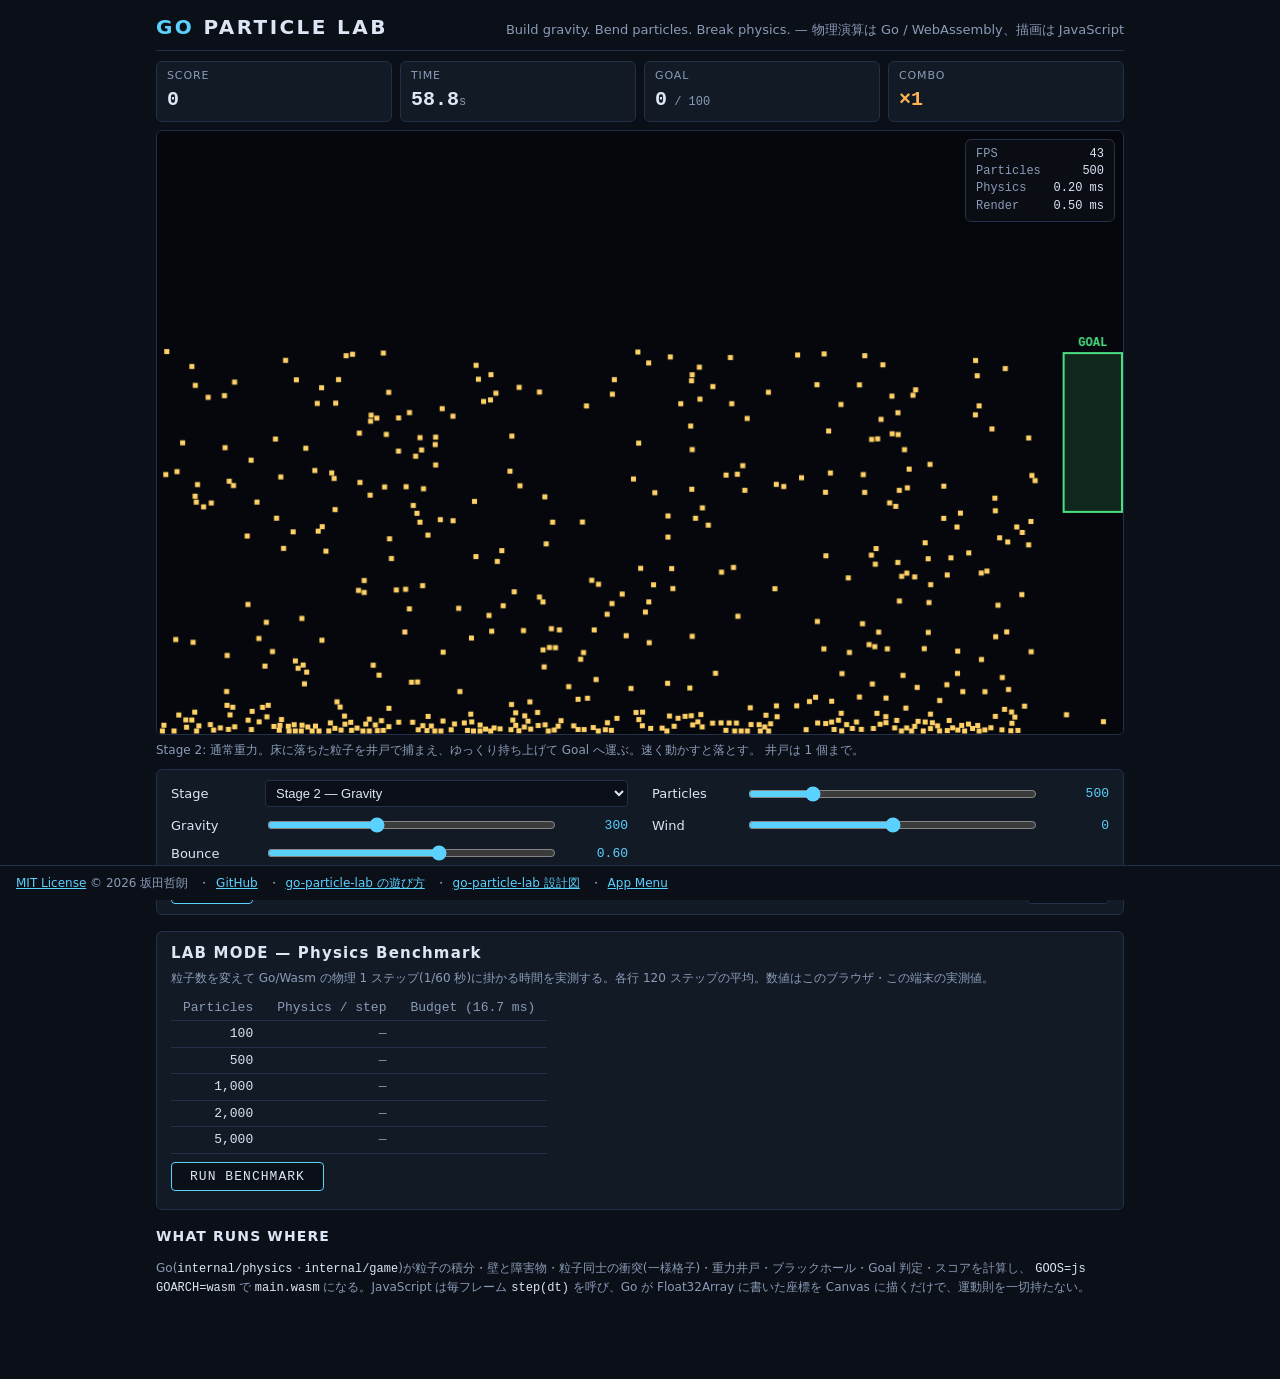
<file: web/index.html>
<!DOCTYPE html>
<html lang="ja">
<head>
  <meta charset="utf-8">
  <meta name="viewport" content="width=device-width, initial-scale=1">
  <title>Go Particle Lab — Build gravity. Bend particles. Break physics.</title>
  <meta name="description" content="Go で書いた物理エンジンを WebAssembly でブラウザ上に走らせる粒子ゲーム。重力井戸を置いて粒子を Goal へ導く。">
  <link rel="stylesheet" href="style.css">
</head>
<body>
  <main>
    <header class="title">
      <h1><span class="go">GO</span> PARTICLE LAB</h1>
      <div class="tagline">Build gravity. Bend particles. Break physics. — 物理演算は Go / WebAssembly、描画は JavaScript</div>
    </header>

    <div class="hud">
      <div class="cell"><div class="label">Score</div><div class="value" id="hud-score">0</div></div>
      <div class="cell"><div class="label">Time</div><div class="value" id="hud-time">60.0<small>s</small></div></div>
      <div class="cell"><div class="label">Goal</div><div class="value" id="hud-goal">0<small> / 100</small></div></div>
      <div class="cell combo"><div class="label">Combo</div><div class="value" id="hud-combo">×1</div></div>
    </div>

    <div class="stage">
      <canvas id="view" width="960" height="600"></canvas>
      <div class="perf" id="perf">
        <div><span class="k">FPS</span><span id="perf-fps">—</span></div>
        <div><span class="k">Particles</span><span id="perf-n">—</span></div>
        <div><span class="k">Physics</span><span id="perf-phys">—</span></div>
        <div><span class="k">Render</span><span id="perf-render">—</span></div>
      </div>
      <div class="banner" id="banner" hidden>
        <div class="big" id="banner-big"></div>
        <div class="sub" id="banner-sub"></div>
      </div>
    </div>
    <div class="hint" id="hint">左クリックで重力井戸を置く・ドラッグで粒子ごと運ぶ・右クリックで消す。Wasm を読み込み中…</div>

    <div class="controls">
      <label>Stage
        <select id="stage"></select>
      </label>
      <label>Particles <input type="range" id="particles" min="100" max="2000" step="100" value="500"><span class="val" id="particles-val">500</span></label>
      <label>Gravity <input type="range" id="gravity" min="0" max="800" step="10" value="300"><span class="val" id="gravity-val">300</span></label>
      <label>Wind <input type="range" id="wind" min="-200" max="200" step="10" value="0"><span class="val" id="wind-val">0</span></label>
      <label>Bounce <input type="range" id="bounce" min="0" max="1" step="0.05" value="0.6"><span class="val" id="bounce-val">0.60</span></label>
      <div class="buttons">
        <button id="pause">PAUSE</button>
        <button id="reset" class="secondary">RESET</button>
      </div>
    </div>

    <section class="lab">
      <h2>LAB MODE — Physics Benchmark</h2>
      <p>粒子数を変えて Go/Wasm の物理 1 ステップ(1/60 秒)に掛かる時間を実測する。各行 120 ステップの平均。数値はこのブラウザ・この端末の実測値。</p>
      <table class="bench">
        <thead><tr><th>Particles</th><th>Physics / step</th><th>Budget (16.7 ms)</th></tr></thead>
        <tbody id="bench-body"></tbody>
      </table>
      <p style="margin-top:8px"><button id="bench-run">RUN BENCHMARK</button></p>
    </section>

    <section class="about">
      <h2>WHAT RUNS WHERE</h2>
      <p>Go(<code>internal/physics</code>・<code>internal/game</code>)が粒子の積分・壁と障害物・粒子同士の衝突(一様格子)・重力井戸・ブラックホール・Goal 判定・スコアを計算し、
      <code>GOOS=js GOARCH=wasm</code> で <code>main.wasm</code> になる。JavaScript は毎フレーム <code>step(dt)</code> を呼び、Go が Float32Array に書いた座標を Canvas に描くだけで、運動則を一切持たない。</p>
    </section>

    <footer class="footer" id="footer">
      <a href="https://github.com/twill3c/go-particle-lab/blob/main/LICENSE">MIT License</a> © 2026 坂田哲朗
      <span class="fsep">・</span><a href="https://github.com/twill3c/go-particle-lab">GitHub</a>
      <span class="fsep">・</span><a href="https://claude.ai/code/artifact/430c65ac-d8a6-46f9-b15e-d9bcec99f1b5">go-particle-lab の遊び方</a>
      <span class="fsep">・</span><a href="https://claude.ai/code/artifact/bcc09897-a79a-4c0b-9dc8-d9e37b427bcd">go-particle-lab 設計図</a>
      <span class="fsep">・</span><a href="https://app-menu-amber.vercel.app/">App Menu</a>
    </footer>
  </main>
  <script src="wasm_exec.js"></script>
  <script src="app.js"></script>
</body>
</html>
</file>
<file: web/style.css>
:root {
  --bg: #0b0f17;
  --panel: #121a26;
  --border: #22304a;
  --text: #dce6f5;
  --muted: #8a9bb8;
  --accent: #5ad1ff;
  --accent2: #ffb454;
  --goal: #4ade80;
  --danger: #ff6b6b;
  --mono: ui-monospace, "Cascadia Mono", Consolas, "Roboto Mono", monospace;
}

* { box-sizing: border-box; }

html, body {
  margin: 0;
  background: var(--bg);
  color: var(--text);
  font-family: system-ui, -apple-system, "Segoe UI", "Hiragino Sans", "Noto Sans JP", sans-serif;
  font-size: 14px;
  line-height: 1.5;
}

a { color: var(--accent); }

main {
  max-width: 1000px;
  margin: 0 auto;
  padding: 12px 16px 0;
}

header.title {
  display: flex;
  align-items: baseline;
  justify-content: space-between;
  gap: 12px;
  flex-wrap: wrap;
  border-bottom: 1px solid var(--border);
  padding-bottom: 8px;
  margin-bottom: 10px;
}
header.title h1 {
  margin: 0;
  font-size: 20px;
  letter-spacing: 0.12em;
  font-weight: 700;
}
header.title h1 .go { color: var(--accent); }
header.title .tagline { color: var(--muted); font-size: 13px; }

.hud {
  display: grid;
  grid-template-columns: repeat(4, 1fr);
  gap: 8px;
  margin-bottom: 8px;
}
.hud .cell {
  background: var(--panel);
  border: 1px solid var(--border);
  border-radius: 6px;
  padding: 6px 10px;
}
.hud .label { color: var(--muted); font-size: 11px; letter-spacing: 0.08em; text-transform: uppercase; }
.hud .value { font-family: var(--mono); font-size: 20px; font-weight: 600; }
.hud .value small { font-size: 12px; color: var(--muted); font-weight: 400; }
.hud .combo .value { color: var(--accent2); }

.stage {
  position: relative;
  background: #05070c;
  border: 1px solid var(--border);
  border-radius: 6px;
  overflow: hidden;
}
canvas#view {
  display: block;
  width: 100%;
  height: auto;
  touch-action: none;
  cursor: crosshair;
}
.perf {
  position: absolute;
  top: 8px;
  right: 8px;
  background: rgba(11, 15, 23, 0.82);
  border: 1px solid var(--border);
  border-radius: 6px;
  padding: 6px 10px;
  font-family: var(--mono);
  font-size: 12px;
  line-height: 1.45;
  min-width: 150px;
  pointer-events: none;
}
.perf div { display: flex; justify-content: space-between; gap: 12px; }
.perf .k { color: var(--muted); }
.banner {
  position: absolute;
  inset: 0;
  display: flex;
  flex-direction: column;
  align-items: center;
  justify-content: center;
  gap: 6px;
  background: rgba(5, 7, 12, 0.55);
  pointer-events: none;
  font-family: var(--mono);
  padding: 0 16px;
  text-align: center;
}
/* [hidden] は UA スタイルと同特異度なので display 指定に負ける。著者側で打ち消す(kasane-kairo の教訓) */
.banner[hidden] { display: none; }
.banner .big { font-size: clamp(28px, 7vw, 40px); font-weight: 700; letter-spacing: 0.1em; }
/* 狭い画面で 1 行に収まらないので折り返す(390px で切れていた) */
.banner .sub { color: var(--muted); font-size: clamp(11px, 2.6vw, 14px); max-width: 100%; text-wrap: balance; }
.banner.clear .big { color: var(--goal); }
.banner.timeup .big { color: var(--danger); }
.banner.paused .big { color: var(--accent); }

.hint {
  color: var(--muted);
  font-size: 12px;
  margin: 6px 0 10px;
}

.controls {
  display: grid;
  grid-template-columns: 1fr 1fr;
  gap: 8px 24px;
  background: var(--panel);
  border: 1px solid var(--border);
  border-radius: 6px;
  padding: 10px 14px;
}
.controls label {
  display: grid;
  grid-template-columns: 84px 1fr 64px;
  align-items: center;
  gap: 10px;
  font-size: 13px;
}
.controls label .val { font-family: var(--mono); text-align: right; color: var(--accent); }
.controls input[type=range] { width: 100%; accent-color: var(--accent); }
.controls select {
  background: var(--bg);
  color: var(--text);
  border: 1px solid var(--border);
  border-radius: 4px;
  padding: 4px 6px;
  font-size: 13px;
  grid-column: 2 / 4;
}
.buttons {
  grid-column: 1 / -1;
  display: flex;
  gap: 10px;
  justify-content: space-between;
  flex-wrap: wrap;
  margin-top: 4px;
}
button {
  background: var(--bg);
  color: var(--text);
  border: 1px solid var(--accent);
  border-radius: 4px;
  padding: 6px 18px;
  font-size: 13px;
  font-family: var(--mono);
  letter-spacing: 0.08em;
  cursor: pointer;
}
button:hover { background: #17233a; }
button.secondary { border-color: var(--border); color: var(--muted); }

section.lab {
  margin-top: 16px;
  background: var(--panel);
  border: 1px solid var(--border);
  border-radius: 6px;
  padding: 10px 14px;
}
section.lab h2 { margin: 0 0 4px; font-size: 15px; letter-spacing: 0.08em; }
section.lab p { margin: 0 0 8px; color: var(--muted); font-size: 12px; }
table.bench {
  border-collapse: collapse;
  font-family: var(--mono);
  font-size: 13px;
  min-width: 320px;
}
table.bench th, table.bench td {
  text-align: right;
  padding: 3px 12px;
  border-bottom: 1px solid var(--border);
}
table.bench th { color: var(--muted); font-weight: 400; }
table.bench td.pending { color: var(--muted); }
table.bench .bar {
  display: inline-block;
  height: 8px;
  background: var(--accent);
  vertical-align: middle;
  margin-left: 6px;
  border-radius: 2px;
}

section.about {
  margin-top: 16px;
  color: var(--muted);
  font-size: 12px;
}
section.about h2 { font-size: 14px; color: var(--text); margin: 0 0 4px; letter-spacing: 0.08em; }
section.about code { font-family: var(--mono); color: var(--text); }

/* fleet: fixed footer */
.footer {
  position: fixed; left: 0; right: 0; bottom: 0; z-index: 9000;
  margin: 0; padding: 8px 16px;
  background: var(--bg); border-top: 1px solid var(--border);
  backdrop-filter: blur(6px);
  max-height: 30vh; overflow-y: auto;
  font-size: 12px; color: var(--muted);
}
.footer .fsep { margin: 0 6px; }
body { padding-bottom: 72px; }
@media (max-width: 640px) { body { padding-bottom: 96px; } }

@media (max-width: 720px) {
  .hud { grid-template-columns: repeat(2, 1fr); }
  .controls { grid-template-columns: 1fr; }
  .perf { font-size: 11px; min-width: 130px; }
}
</file>
